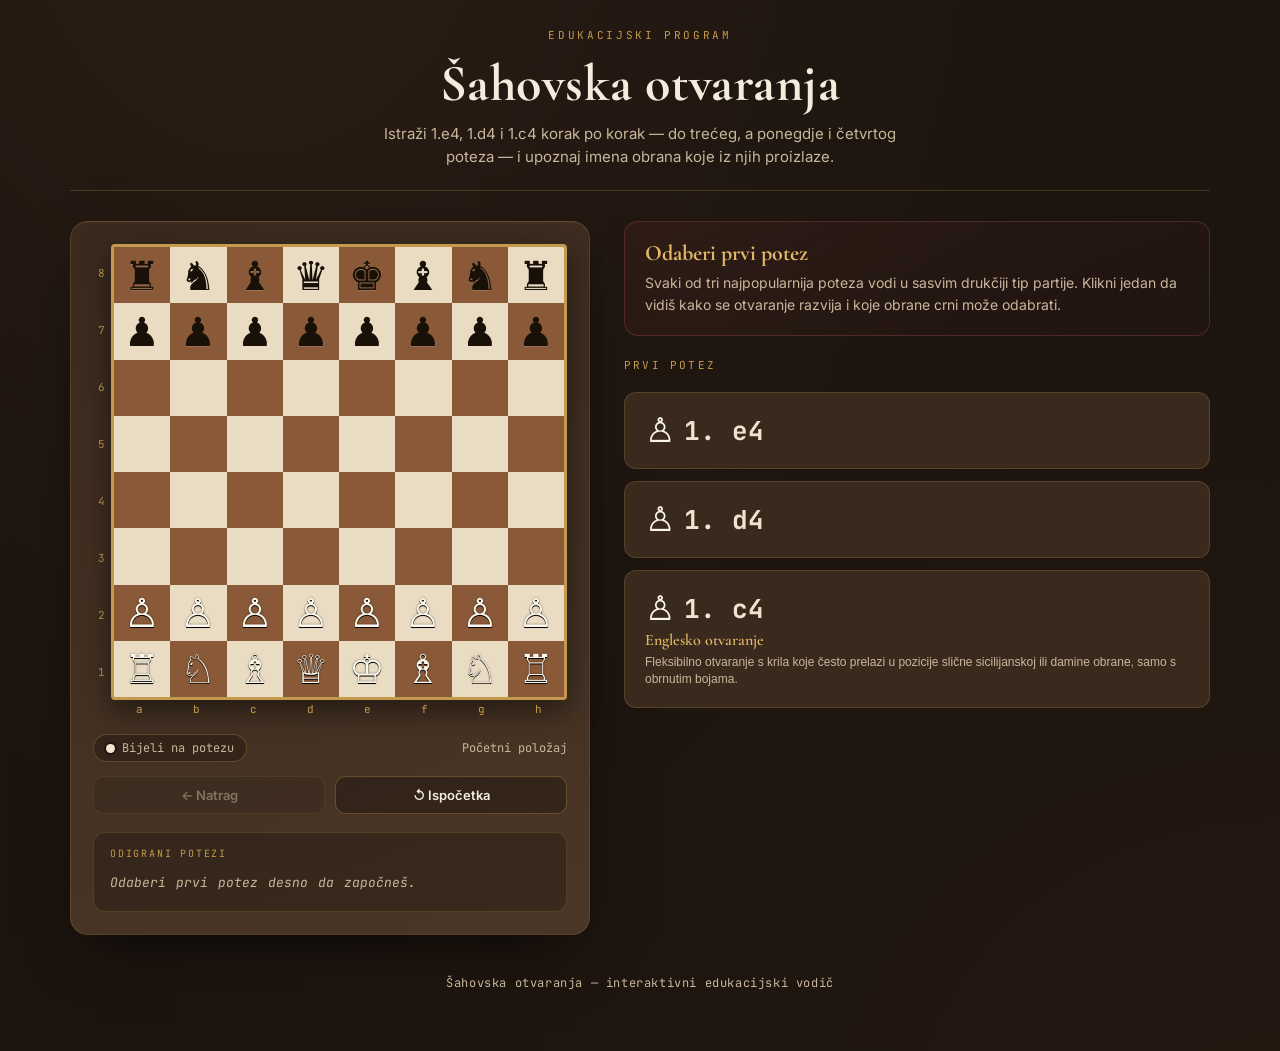
<file: sahovska-otvaranja.html>
<!DOCTYPE html>
<html lang="hr">
<head>
<meta charset="UTF-8">
<meta name="viewport" content="width=device-width, initial-scale=1.0">
<title>Šahovska otvaranja — edukacijski program</title>
<link rel="preconnect" href="https://fonts.googleapis.com">
<link rel="preconnect" href="https://fonts.gstatic.com" crossorigin>
<link rel="shortcut icon" href="rook.png" type="image/png">
<link href="https://fonts.googleapis.com/css2?family=Cormorant+Garamond:ital,wght@0,500;0,600;0,700;1,500&family=Inter:wght@400;500;600;700&family=JetBrains+Mono:wght@400;500;700&display=swap" rel="stylesheet">
<style>
  :root{
    --espresso:#1c140f;
    --walnut:#3a2a1e;
    --walnut-2:#4a3626;
    --ivory:#f2e6d3;
    --ivory-dim:#e4d4ba;
    --parchment:#efe4cf;
    --brass:#c69a4e;
    --brass-bright:#e3b968;
    --burgundy:#8e3a3a;
    --burgundy-bright:#b8524f;
    --ink:#f4ecdd;
    --ink-dim:#c9b79c;
    --square-light:#e9dcc3;
    --square-dark:#8a5a38;
  }
  *{box-sizing:border-box;}
  html,body{margin:0;padding:0;}
  body{
    background:
      radial-gradient(ellipse at 20% -10%, #2a1d14 0%, transparent 55%),
      radial-gradient(ellipse at 100% 110%, #241811 0%, transparent 55%),
      var(--espresso);
    color:var(--ink);
    font-family:'Inter',sans-serif;
    min-height:100vh;
    -webkit-font-smoothing:antialiased;
  }
  .wrap{
    max-width:1180px;
    margin:0 auto;
    padding:28px 20px 60px;
  }
  header{
    text-align:center;
    margin-bottom:30px;
    padding-bottom:22px;
    border-bottom:1px solid rgba(198,154,78,0.25);
  }
  .eyebrow{
    font-family:'JetBrains Mono',monospace;
    letter-spacing:.24em;
    text-transform:uppercase;
    font-size:11px;
    color:var(--brass);
    margin-bottom:10px;
  }
  h1{
    font-family:'Cormorant Garamond',serif;
    font-weight:700;
    font-size:clamp(32px,5vw,52px);
    margin:0 0 8px;
    color:var(--ink);
    letter-spacing:.01em;
  }
  .subtitle{
    color:var(--ink-dim);
    font-size:15px;
    max-width:560px;
    margin:0 auto;
    line-height:1.5;
  }

  .layout{
    display:grid;
    grid-template-columns:minmax(300px,520px) 1fr;
    gap:34px;
    align-items:start;
  }
  @media (max-width:880px){
    .layout{grid-template-columns:1fr;}
  }

  /* ---- BOARD ---- */
  .board-panel{
    background:linear-gradient(160deg,var(--walnut) 0%,var(--walnut-2) 100%);
    border-radius:18px;
    padding:22px;
    box-shadow:0 24px 60px -20px rgba(0,0,0,0.65), inset 0 1px 0 rgba(255,255,255,0.04);
    border:1px solid rgba(198,154,78,0.18);
  }
  .board-grid-wrap{
    display:grid;
    grid-template-columns:18px 1fr;
    grid-template-rows:1fr 18px;
  }
  .board{
    aspect-ratio:1/1;
    display:grid;
    grid-template-columns:repeat(8,1fr);
    grid-template-rows:repeat(8,1fr);
    border:3px solid var(--brass);
    border-radius:4px;
    overflow:hidden;
    box-shadow:0 10px 30px rgba(0,0,0,0.5);
  }
  .sq{
    display:flex;align-items:center;justify-content:center;
    font-size:clamp(20px,4.6vmin,40px);
    position:relative;
    user-select:none;
    transition:background .2s ease;
  }
  .sq.light{background:var(--square-light);}
  .sq.dark{background:var(--square-dark);}
  .piece-w{color:#fbf6ea;text-shadow:0 1px 0 #000, 0 0 2px rgba(0,0,0,.5);}
  .piece-b{color:#191008;text-shadow:0 1px 0 rgba(255,255,255,0.15);}
  .sq.moved-from{box-shadow:inset 0 0 0 3px rgba(198,154,78,0.55);}
  .sq.moved-to{box-shadow:inset 0 0 0 3px var(--brass-bright); background-image:radial-gradient(circle, rgba(227,185,104,0.35) 0%, transparent 70%);}
  .files, .ranks{
    display:flex;
    color:var(--brass);
    font-family:'JetBrains Mono',monospace;
    font-size:11px;
    letter-spacing:.05em;
  }
  .files{grid-column:2/3; grid-row:2/3; justify-content:space-around; align-items:center;}
  .ranks{grid-column:1/2; grid-row:1/2; flex-direction:column; justify-content:space-around; align-items:center;}

  .turn-indicator{
    margin-top:16px;
    display:flex;align-items:center;justify-content:space-between;
    font-family:'JetBrains Mono',monospace;
    font-size:12px;
    color:var(--ink-dim);
  }
  .turn-pill{
    display:inline-flex;align-items:center;gap:7px;
    background:rgba(0,0,0,0.25);
    border:1px solid rgba(198,154,78,0.3);
    padding:5px 12px;border-radius:100px;
  }
  .turn-dot{width:9px;height:9px;border-radius:50%;background:var(--ivory);box-shadow:0 0 0 2px rgba(0,0,0,0.4);}
  .turn-dot.black{background:#191008;}

  .controls-row{display:flex;gap:10px;margin-top:14px;}
  .ctrl-btn{
    flex:1;
    background:rgba(0,0,0,0.28);
    border:1px solid rgba(198,154,78,0.35);
    color:var(--ink);
    font-family:'Inter',sans-serif;
    font-size:13px;font-weight:600;
    padding:10px 14px;border-radius:10px;
    cursor:pointer;
    display:flex;align-items:center;justify-content:center;gap:7px;
    transition:background .15s ease, transform .1s ease, border-color .15s ease;
  }
  .ctrl-btn:hover:not(:disabled){background:rgba(198,154,78,0.16); border-color:var(--brass);}
  .ctrl-btn:active:not(:disabled){transform:scale(0.97);}
  .ctrl-btn:disabled{opacity:.35;cursor:not-allowed;}
  .ctrl-btn:focus-visible{outline:2px solid var(--brass-bright); outline-offset:2px;}

  /* ---- LEDGER (move history) ---- */
  .ledger{
    margin-top:18px;
    background:rgba(0,0,0,0.22);
    border:1px solid rgba(198,154,78,0.2);
    border-radius:12px;
    padding:14px 16px;
    min-height:40px;
  }
  .ledger-label{
    font-family:'JetBrains Mono',monospace;
    font-size:10px;letter-spacing:.18em;text-transform:uppercase;
    color:var(--brass);margin-bottom:8px;
  }
  .ledger-moves{
    font-family:'JetBrains Mono',monospace;
    font-size:15px;
    color:var(--parchment);
    line-height:1.9;
    word-spacing:2px;
  }
  .ledger-moves .movenum{color:var(--ink-dim); margin-right:2px;}
  .ledger-empty{color:var(--ink-dim); font-size:13px; font-style:italic;}

  /* ---- RIGHT PANEL ---- */
  .side{
    display:flex;flex-direction:column;gap:18px;
  }
  .intro-card{
    background:linear-gradient(160deg, rgba(142,58,58,0.12), rgba(142,58,58,0.03));
    border:1px solid rgba(184,82,79,0.3);
    border-radius:14px;
    padding:18px 20px;
  }
  .intro-card h2{
    font-family:'Cormorant Garamond',serif;
    font-size:22px;margin:0 0 6px;color:var(--brass-bright);font-weight:700;
  }
  .intro-card p{margin:0;color:var(--ink-dim);font-size:14px;line-height:1.6;}

  .name-trail{
    display:flex;flex-wrap:wrap;gap:6px;
    margin-bottom:2px;
  }
  .name-chip{
    font-family:'JetBrains Mono',monospace;
    font-size:11px;
    color:var(--ink-dim);
    background:rgba(255,255,255,0.04);
    border:1px solid rgba(198,154,78,0.2);
    padding:3px 9px;border-radius:100px;
  }
  .name-chip.current{color:var(--espresso); background:var(--brass-bright); border-color:var(--brass-bright); font-weight:700;}

  .section-label{
    font-family:'JetBrains Mono',monospace;
    font-size:11px;letter-spacing:.2em;text-transform:uppercase;
    color:var(--brass);
  }

  .choices{
    display:grid;
    grid-template-columns:1fr 1fr;
    gap:12px;
  }
  @media (max-width:520px){ .choices{grid-template-columns:1fr;} }

  .choice-btn{
    text-align:left;
    background:var(--walnut);
    border:1px solid rgba(198,154,78,0.22);
    border-radius:12px;
    padding:14px 16px;
    cursor:pointer;
    color:var(--ink);
    transition:border-color .15s ease, background .15s ease, transform .1s ease;
    display:flex;flex-direction:column;gap:4px;
  }
  .choice-btn:hover{border-color:var(--brass-bright); background:var(--walnut-2);}
  .choice-btn:active{transform:scale(0.98);}
  .choice-btn:focus-visible{outline:2px solid var(--brass-bright); outline-offset:2px;}
  .choice-top{display:flex;align-items:center;gap:9px;}
  .choice-icon{font-size:24px;line-height:1;}
  .choice-icon.pw{color:#fbf6ea;}
  .choice-icon.pb{color:#e7d9bf;}
  .choice-san{
    font-family:'JetBrains Mono',monospace;
    font-size:16px;font-weight:700;color:var(--parchment);
  }
  .choice-name{
    font-family:'Cormorant Garamond',serif;
    font-size:16px;font-weight:600;color:var(--brass-bright);
  }
  .choice-desc{font-size:12px;color:var(--ink-dim);line-height:1.4;}

  .root-choice{
    grid-template-columns:1fr;
  }
  .root-choice .choice-btn{padding:20px 20px;}
  .root-choice .choice-san{font-size:26px;}
  .root-choice .choice-icon{font-size:34px;}

  .named-card{
    background:linear-gradient(160deg, rgba(198,154,78,0.14), rgba(198,154,78,0.02));
    border:1px solid rgba(198,154,78,0.35);
    border-radius:14px;
    padding:18px 20px;
  }
  .named-card .kicker{
    font-family:'JetBrains Mono',monospace;
    font-size:10px;letter-spacing:.2em;text-transform:uppercase;
    color:var(--brass); margin-bottom:6px;
  }
  .named-card h3{
    font-family:'Cormorant Garamond',serif;
    font-size:26px;margin:0 0 8px;color:var(--ink);font-weight:700;
  }
  .named-card p{margin:0;color:var(--ink-dim);font-size:14px;line-height:1.6;}

  .end-note{
    font-size:13px;color:var(--ink-dim);
    background:rgba(0,0,0,0.18);
    border:1px dashed rgba(198,154,78,0.3);
    border-radius:10px;
    padding:12px 14px;
    line-height:1.5;
  }

  .empty-side{
    color:var(--ink-dim);
    font-size:14px;
    padding:20px;
    text-align:center;
  }

  footer{
    text-align:center;
    margin-top:40px;
    color:var(--ink-dim);
    font-size:12px;
    font-family:'JetBrains Mono',monospace;
    letter-spacing:.05em;
  }
</style>
</head>
<body>
<div class="wrap">
  <header>
    <div class="eyebrow">Edukacijski program</div>
    <h1>Šahovska otvaranja</h1>
    <p class="subtitle">Istraži 1.e4, 1.d4 i 1.c4 korak po korak — do trećeg, a ponegdje i četvrtog poteza — i upoznaj imena obrana koje iz njih proizlaze.</p>
  </header>

  <div class="layout">
    <div class="board-panel">
      <div class="board-grid-wrap">
        <div class="ranks" id="ranks"></div>
        <div class="board" id="board"></div>
        <div class="files" id="files"></div>
      </div>
      <div class="turn-indicator">
        <span class="turn-pill" id="turnPill"><span class="turn-dot" id="turnDot"></span><span id="turnText">Bijeli na potezu</span></span>
        <span id="plyText">Početni položaj</span>
      </div>
      <div class="controls-row">
        <button class="ctrl-btn" id="backBtn">← Natrag</button>
        <button class="ctrl-btn" id="resetBtn">↺ Ispočetka</button>
      </div>
      <div class="ledger">
        <div class="ledger-label">Odigrani potezi</div>
        <div class="ledger-moves" id="ledgerMoves"><span class="ledger-empty">Odaberi prvi potez desno da započneš.</span></div>
      </div>
    </div>

    <div class="side" id="side"></div>
  </div>

  <footer>Šahovska otvaranja — interaktivni edukacijski vodič</footer>
</div>

<script>
/* ============ PODACI: STABLO OTVARANJA ============ */
// move: SAN (S=skakač, L=lovac, T=top, D=dama, K=kralj; bez slova = pijun)
// name: ime otvaranja/varijante (opcionalno)
// desc: kratak edukacijski opis (opcionalno)
// children: daljnji potezi

const TREE = {
  move:null, name:null, desc:null, children:[
    { move:'e4', name:null, desc:null, children:[
      { move:'e5', name:'Otvorena igra', desc:'Klasičan simetričan odgovor: obje strane odmah bore se za centar i otvaraju linije za brz razvoj figura.', children:[
        { move:'f4', name:'Kraljev gambit', desc:'Bijeli žrtvuje pijuna f4 kako bi ubrzao razvoj i otvorio liniju f za napad na kraljevo krilo.', children:[
          { move:'exf4', name:'Kraljev gambit prihvaćen', desc:'Crni prihvaća žrtvu; bijeli dobiva prostor u centru i tempo za brz razvoj figura.', children:[
            { move:'Sf3', name:null, desc:null, children:[
              { move:'g5', name:'Klasični kraljev gambit', desc:'Crni brani osvojenog pijuna potezom g5, no time trajno slabi kraljevo krilo.', children:[] },
              { move:'d6', name:'Fischerova obrana', desc:'Crni miran, siguran razvoj — priprema g5 tek kasnije, uz bolju zaštitu kralja.', children:[] }
            ]},
            { move:'Lc4', name:'Lovčev gambit', desc:'Bijeli odmah razvija lovca prema f7, odgađajući povrat pijuna radi bržeg napada.', children:[
              { move:'Sf6', name:null, desc:'Crni napada e4 i ubrzava vlastiti razvoj protunapadom u centru.', children:[] }
            ]}
          ]},
          { move:'Lc5', name:'Kraljev gambit odbijen', desc:'Crni odbija pijuna i razvija se klasično, čuvajući materijalnu ravnotežu i sigurnost kralja.', children:[] },
          { move:'d5', name:'Falkbeerov protugambit', desc:'Crni uzvraća vlastitom žrtvom pijuna, odmah otvarajući centar u svoju korist.', children:[
            { move:'exd5', name:null, desc:null, children:[
              { move:'e4', name:'Falkbeerov protugambit', desc:'Crni napreduje pijunom u centru, dobivajući prostor i brz razvoj u zamjenu za žrtvovani materijal.', children:[] }
            ]}
          ]}
        ]},
        { move:'Sf3', name:null, desc:null, children:[
          { move:'Sc6', name:null, desc:null, children:[
            { move:'Lb5', name:null, desc:null, children:[
              { move:'a6', name:'Ruy Lopez (Španjolska igra)', desc:'Jedno od najstarijih i najviše proučavanih otvaranja — bijeli vrši dugoročan pritisak preko lovca na skakača c6.', children:[
                { move:'La4', name:null, desc:null, children:[
                  { move:'Sf6', name:'Zatvorena španjolska', desc:'Glavna linija Ruy Lopeza — obje strane nastavljaju razvoj uz dugu stratešku borbu koja slijedi.', children:[] }
                ]}
              ]}
            ]},
            { move:'Lc4', name:null, desc:null, children:[
              { move:'Lc5', name:'Talijanska igra', desc:'Oba igrača brzo razvijaju lovce prema centru, ciljajući slabu točku f7 / f2.', children:[
                { move:'c3', name:null, desc:null, children:[
                  { move:'Sf6', name:'Talijanska igra — glavna linija', desc:'Bijeli priprema d4 kako bi zauzeo puni centar uz podršku pijuna c3.', children:[] }
                ]}
              ]}
            ]},
            { move:'d4', name:null, desc:null, children:[
              { move:'exd4', name:'Škotsko otvaranje', desc:'Bijeli odmah otvara centar radi brže i dinamičnije igre figurama nego u sporijim linijama.', children:[] }
            ]},
            { move:'Sc3', name:null, desc:null, children:[
              { move:'Sf6', name:'Igra tri skakača', desc:'Mirna, klasična razvojna linija bez ranog određivanja pijunske strukture.', children:[] }
            ]}
          ]},
          { move:'Sf6', name:'Petrovljeva obrana (Ruska obrana)', desc:'Crni uzvraća simetrično u centru, izravno tražeći izjednačenje umjesto oštre borbe.', children:[
            { move:'Sxe5', name:null, desc:null, children:[
              { move:'d6', name:'Petrovljeva obrana', desc:'Crni vraća napadnutog skakača natrag prema centru prije nego što nastavi razvoj.', children:[] }
            ]}
          ]}
        ]}
      ]},
      { move:'c5', name:'Sicilijanska obrana', desc:'Najpopularnija obrana na 1.e4 — crni se bori za d4 asimetrično, s krila, umjesto simetričnog e5.', children:[
        { move:'Sf3', name:null, desc:null, children:[
          { move:'d6', name:null, desc:null, children:[
            { move:'d4', name:null, desc:null, children:[
              { move:'cxd4', name:null, desc:null, children:[
                { move:'Sxd4', name:null, desc:null, children:[
                  { move:'Sf6', name:'Otvorena sicilijanka', desc:'Temeljna pozicija iz koje se granaju poznate varijante poput Najdorf, Dragon i Scheveningen.', children:[] }
                ]}
              ]}
            ]}
          ]},
          { move:'Sc6', name:null, desc:null, children:[
            { move:'d4', name:null, desc:null, children:[
              { move:'cxd4', name:null, desc:null, children:[
                { move:'Sxd4', name:'Otvorena sicilijanka', desc:'Bijeli osvaja centar razmjenom u d4; crni zadržava fleksibilan raspored figura za protuigru.', children:[] }
              ]}
            ]},
            { move:'Lb5', name:'Rossolimo varijanta', desc:'Bijeli izbjegava glavne linije ranim pritiskom na skakača c6 umjesto igranja d4.', children:[] }
          ]},
          { move:'e6', name:null, desc:null, children:[
            { move:'d4', name:null, desc:null, children:[
              { move:'cxd4', name:null, desc:null, children:[
                { move:'Sxd4', name:null, desc:null, children:[
                  { move:'Sf6', name:'Sicilijanka s ...e6', desc:'Fleksibilna pijunska struktura; nakon ...d6 prelazi u Ševeningensku varijantu, a uz ...Sc6 ili ...a6 u Taimanovljevu odnosno Kan varijantu.', children:[] }
                ]}
              ]}
            ]}
          ]}
        ]},
        { move:'Sc3', name:'Zatvorena sicilijanka', desc:'Bijeli odgađa d4 i gradi sporiji napad na kraljevom krilu umjesto ranog otvaranja centra.', children:[] }
      ]},
      { move:'e6', name:'Francuska obrana', desc:'Crni gradi čvrstu pijunsku strukturu d5/e6, spreman za dugu borbu protiv bijelog centra.', children:[
        { move:'d4', name:null, desc:null, children:[
          { move:'d5', name:null, desc:null, children:[
            { move:'Sc3', name:null, desc:null, children:[
              { move:'Lb4', name:'Winawerova varijanta', desc:'Crni odmah vezuje skakača c3, tražeći oštru, neravnotežnu borbu s obostranim rizicima.', children:[] },
              { move:'Sf6', name:'Klasična varijanta', desc:'Prirodan razvoj obiju strana bez ranih obveza u pijunskoj strukturi centra.', children:[] }
            ]},
            { move:'Sd2', name:'Tarrascheva varijanta', desc:'Bijeli izbjegava vezanje skakača i gradi fleksibilniju strukturu za srednju igru.', children:[
              { move:'Sf6', name:null, desc:'Crni razvija skakača i napada e4, bez ranog vezanja bijelog skakača.', children:[] },
              { move:'c5', name:null, desc:'Crni odmah napada bijeli centar pijunom c5, kao u većini francuskih struktura.', children:[] }
            ]},
            { move:'e5', name:'Napredna varijanta', desc:'Bijeli zauzima prostor u centru zatvaranjem lanca pijuna; crni odmah napada njegovu bazu.', children:[
              { move:'c5', name:null, desc:'Standardan udar protiv baze pijunskog lanca (d4) kojim crni traži protuigru.', children:[] }
            ]},
            { move:'exd5', name:null, desc:null, children:[
              { move:'exd5', name:'Izmijenjena varijanta', desc:'Simetrična, mirnija struktura s otvorenim linijama za razvoj oba lovca.', children:[] }
            ]}
          ]}
        ]}
      ]},
      { move:'c6', name:'Caro-Kann obrana', desc:'Slično Francuskoj obrani, ali crni čuva mogućnost da razvije lovca c8 prije nego odigra e6.', children:[
        { move:'d4', name:null, desc:null, children:[
          { move:'d5', name:null, desc:null, children:[
            { move:'e5', name:'Napredna varijanta', desc:'Bijeli dobiva prostor u centru; crni odmah razvija lovca c8 izvan pijunskog lanca potezom Lf5.', children:[
              { move:'Lf5', name:null, desc:'Lovac izlazi izvan pijunskog lanca prije nego crni odigra e6.', children:[] }
            ]},
            { move:'exd5', name:null, desc:null, children:[
              { move:'cxd5', name:'Izmijenjena varijanta', desc:'Simetrična struktura koja obično vodi u miran, strateški razvoj obiju strana.', children:[] }
            ]},
            { move:'Sc3', name:null, desc:null, children:[
              { move:'dxe4', name:'Klasična varijanta', desc:'Crni preuzima pijuna e4; bijeli materijal vraća sljedećim potezom uz dobar razvoj.', children:[
                { move:'Sxe4', name:null, desc:null, children:[
                  { move:'Lf5', name:'Klasična varijanta', desc:'Crni odmah razvija lovca izvan pijunskog lanca — ključna ideja cijele Caro-Kann obrane.', children:[] }
                ]}
              ]}
            ]},
            { move:'Sd2', name:'Moderna (napredna) varijanta', desc:'Fleksibilniji raspored figura za bijelog uz vrlo sličnu pijunsku strukturu.', children:[
              { move:'dxe4', name:null, desc:'Crni otvara centar zamjenom na e4 i smanjuje bijeli pritisak.', children:[] }
            ]}
          ]}
        ]}
      ]}
    ]},
    { move:'d4', name:null, desc:null, children:[
      { move:'d5', name:'Zatvorena igra', desc:'Simetrična borba za centar koja obično vodi u strateške, pozicijske partije s dugim planovima.', children:[
        { move:'c4', name:'Damin gambit', desc:'Bijeli nudi pijuna c4 kako bi odvukao crnog pijuna s d5 i preuzeo puni centar.', children:[
          { move:'e6', name:'Damin gambit odbijen', desc:'Crni čuva pijuna d5 mirnim razvojem — najklasičniji odgovor na damin gambit.', children:[
            { move:'Sc3', name:null, desc:null, children:[
              { move:'Sf6', name:null, desc:null, children:[
                { move:'Sf3', name:null, desc:null, children:[
                  { move:'Lb4', name:'Ragozinova varijanta', desc:'Crni unosi elemente Nimzo-indijske obrane unutar strukture damina gambita.', children:[] }
                ]}
              ]},
              { move:'c5', name:'Tarraschova obrana', desc:'Crni prihvaća izoliranog pijuna d5 u zamjenu za vrlo aktivnu figurnu igru.', children:[] }
            ]}
          ]},
          { move:'dxc4', name:'Damin gambit prihvaćen', desc:'Crni privremeno uzima pijuna c4; bijeli ga obično vraća uz brži razvoj i bolji centar.', children:[
            { move:'Sf3', name:null, desc:null, children:[
              { move:'Sf6', name:null, desc:'Crni razvija skakača i napada centar, a pijuna c4 zasad zadržava.', children:[] }
            ]}
          ]},
          { move:'c6', name:'Slavenska obrana', desc:'Crni brani pijuna d5 potezom c6, čuvajući put za razvoj lovca c8 izvan pijunskog lanca.', children:[
            { move:'Sf3', name:null, desc:null, children:[
              { move:'Sf6', name:'Glavna linija slavenske obrane', desc:'Najsolidnija postavka slavenske obrane — obje strane brzo dovršavaju razvoj figura.', children:[] },
              { move:'dxc4', name:'Prava slavenska obrana', desc:'Crni uzima pijuna c4 i brani ga potezom b5, tražeći trajnu materijalnu prednost.', children:[] },
              { move:'a6', name:'Čebanenkova slavenska obrana', desc:'Moderan, fleksibilan pristup koji priprema b5 bez ranih obveza u centru.', children:[] }
            ]},
            { move:'Sc3', name:null, desc:null, children:[
              { move:'e6', name:'Polu-slavenska obrana', desc:'Crni kombinira c6 i e6 gradeći vrlo čvrstu, no prostorno stiješnjenu strukturu.', children:[] }
            ]}
          ]}
        ]}
      ]},
      { move:'Sf6', name:'Indijska obrana', desc:'Crni odgađa ...d5 i umjesto toga pritišće centar razvojem figura i fijanketiranim lovcem.', children:[
        { move:'c4', name:null, desc:null, children:[
          { move:'e6', name:null, desc:null, children:[
            { move:'Sc3', name:null, desc:null, children:[
              { move:'Lb4', name:'Nimzo-indijska obrana', desc:'Crni odmah vezuje skakača c3, boreći se za centar figurama umjesto pijunom d5.', children:[] }
            ]},
            { move:'Sf3', name:null, desc:null, children:[
              { move:'b6', name:'Damina indijska obrana', desc:'Crni fijanketira lovca c8 na b7 kako bi izdaleka kontrolirao polje e4.', children:[] }
            ]}
          ]},
          { move:'g6', name:null, desc:null, children:[
            { move:'Sc3', name:null, desc:null, children:[
              { move:'Lg7', name:'Kraljeva indijska obrana', desc:'Crni prepušta bijelome centar, planirajući kasniji udar potezima e5 ili c5.', children:[
                { move:'e4', name:null, desc:null, children:[
                  { move:'d6', name:'Kraljeva indijska obrana — klasična', desc:'Crni dovršava fijanketo postavu i priprema udar e5 protiv velikog bijelog centra.', children:[] }
                ]}
              ]},
              { move:'d5', name:'Grünfeldova obrana', desc:'Crni odmah napada centar, nudeći dinamičnu figurnu igru za pijunsku prednost bijelog.', children:[] }
            ]}
          ]},
          { move:'c5', name:'Benonijeva obrana', desc:'Crni odmah traži neravnotežu u pijunskoj strukturi umjesto mirne simetrije.', children:[
            { move:'d5', name:'Moderna Benoni', desc:'Bijeli zauzima prostor u centru; crni gradi igru na dugoj dijagonali a8–h1.', children:[
              { move:'e6', name:null, desc:'Crni otvara liniju d i priprema pritisak na pijuna d5.', children:[] }
            ]}
          ]}
        ]}
      ]}
    ]},
    { move:'c4', name:'Englesko otvaranje', desc:'Fleksibilno otvaranje s krila koje često prelazi u pozicije slične sicilijanskoj ili damine obrane, samo s obrnutim bojama.', children:[
      { move:'e5', name:'Obrnuta sicilijanka', desc:'Pozicija sicilijanske obrane s obrnutim bojama — bijeli ima tempo viška naspram uobičajene sicilijanke.', children:[
        { move:'Sc3', name:null, desc:null, children:[
          { move:'Sf6', name:null, desc:'Crni razvija skakača i drži kontrolu nad poljima e4 i d5.', children:[] }
        ]}
      ]},
      { move:'Sf6', name:null, desc:null, children:[
        { move:'Sc3', name:null, desc:'Bijeli sprječava skok crnog skakača na e4 i zadržava fleksibilan raspored figura.', children:[
          { move:'e5', name:'Englesko s obrnutim bojama', desc:'Crni preuzima centar, no tempo je iza standardne sicilijanske strukture.', children:[] },
          { move:'c5', name:'Simetrična varijanta', desc:'Obje strane grade identičnu pijunsku strukturu, tražeći sitne pozicijske prednosti.', children:[] }
        ]}
      ]},
      { move:'c5', name:'Simetrična engleska', desc:'Obje strane igraju istu pijunsku strukturu, boreći se za male, dugoročne prednosti.', children:[
        { move:'Sf3', name:null, desc:null, children:[
          { move:'Sf6', name:null, desc:'Crni razvija skakača i pritišće centar, zadržavajući simetričnu strukturu.', children:[] }
        ]}
      ]},
      { move:'c6', name:'Prelazak u slavensku obranu', desc:'Ova postavka često izravno prelazi u slavensku obranu nakon što bijeli odigra d4.', children:[
        { move:'d4', name:null, desc:null, children:[
          { move:'d5', name:'Slavenska struktura (transpozicija)', desc:'Partija se transponirala u poznatu strukturu slavenske obrane, samo drugim redoslijedom poteza.', children:[] }
        ]}
      ]}
    ]}
  ]
};

/* ============ ŠAHOVSKI POKRETAČ (za primjenu SAN poteza) ============ */
const START_BOARD = {
  a8:'bT',b8:'bS',c8:'bL',d8:'bD',e8:'bK',f8:'bL',g8:'bS',h8:'bT',
  a7:'bP',b7:'bP',c7:'bP',d7:'bP',e7:'bP',f7:'bP',g7:'bP',h7:'bP',
  a2:'wP',b2:'wP',c2:'wP',d2:'wP',e2:'wP',f2:'wP',g2:'wP',h2:'wP',
  a1:'wT',b1:'wS',c1:'wL',d1:'wD',e1:'wK',f1:'wL',g1:'wS',h1:'wT'
};
function fileIdx(c){ return c.charCodeAt(0)-97; }
function rankIdx(c){ return parseInt(c,10)-1; }
function sqCoord(sq){ return [fileIdx(sq[0]), rankIdx(sq[1])]; }
function pathClear(board, f1,r1,f2,r2){
  const df = Math.sign(f2-f1), dr = Math.sign(r2-r1);
  let f=f1+df, r=r1+dr;
  while(f!==f2 || r!==r2){
    const sq = String.fromCharCode(97+f)+(r+1);
    if(board[sq]) return false;
    f+=df; r+=dr;
  }
  return true;
}
function canReach(pieceType, from, to, board){
  const [f1,r1] = sqCoord(from), [f2,r2] = sqCoord(to);
  const df = Math.abs(f2-f1), dr = Math.abs(r2-r1);
  switch(pieceType){
    case 'S': return (df===1&&dr===2)||(df===2&&dr===1);
    case 'L': return df===dr && df>0 && pathClear(board,f1,r1,f2,r2);
    case 'T': return (df===0||dr===0) && (df+dr>0) && pathClear(board,f1,r1,f2,r2);
    case 'D': return (df===dr || df===0 || dr===0) && (df+dr>0) && pathClear(board,f1,r1,f2,r2);
    case 'K': return df<=1 && dr<=1 && (df+dr>0);
    default: return false;
  }
}
// Vraća {board, from, to}; from/to služe za isticanje zadnjeg poteza.
// Podržava rokadu, promociju pijuna i en passant.
function applyMoveEx(board, san, color){
  const nb = Object.assign({}, board);
  const clean = san.replace(/[+#!?]/g,'');

  if(clean.startsWith('O-O')){
    const rank = color==='w' ? '1' : '8';
    const long = clean.startsWith('O-O-O');
    const kFrom = 'e'+rank, kTo = (long?'c':'g')+rank;
    const rFrom = (long?'a':'h')+rank, rTo = (long?'d':'f')+rank;
    delete nb[kFrom]; delete nb[rFrom];
    nb[kTo] = color+'K'; nb[rTo] = color+'T';
    return {board:nb, from:kFrom, to:kTo};
  }

  let rest = clean, promo = null;
  const pm = rest.match(/=([SLTD])$/);
  if(pm){ promo = pm[1]; rest = rest.slice(0, pm.index); }
  let pieceType = 'P';
  if('SLTDK'.includes(rest[0])){ pieceType = rest[0]; rest = rest.slice(1); }
  const capture = rest.includes('x');
  const restNoX = rest.replace('x','');
  const dest = restNoX.slice(-2);
  const disambig = restNoX.slice(0, restNoX.length-2);
  const [, dr] = sqCoord(dest);
  let from = null;

  if(pieceType==='P'){
    const stepDir = color==='w' ? 1 : -1;
    if(capture){
      from = disambig + (dr - stepDir + 1);
      // en passant: odredišno polje je prazno, uzeti pijun stoji na polju iza njega
      if(!board[dest]) delete nb[dest[0] + (dr - stepDir + 1)];
    } else {
      const destFile = dest[0];
      for(const sq in board){
        if(board[sq]===color+'P' && sq[0]===destFile){
          const [, sr] = sqCoord(sq);
          const distance = (dr - sr) * stepDir;
          if(distance===1){ from=sq; break; }
          if(distance===2 && ((color==='w'&&sr===1)||(color==='b'&&sr===6))){
            const midSq = destFile + (sr+stepDir+1);
            if(!board[midSq]){ from=sq; break; }
          }
        }
      }
    }
    if(from) delete nb[from];
    nb[dest] = color + (promo || 'P');
    return {board:nb, from, to:dest};
  }

  const candidates = [];
  for(const sq in board){
    if(board[sq]===color+pieceType && canReach(pieceType, sq, dest, board)){
      candidates.push(sq);
    }
  }
  let chosen = candidates[0];
  if(candidates.length>1 && disambig){
    const filtered = candidates.filter(sq => sq.includes(disambig));
    if(filtered.length) chosen = filtered[0];
  }
  if(chosen){ delete nb[chosen]; nb[dest] = color+pieceType; }
  return {board:nb, from:chosen||null, to:dest};
}
function applyMove(board, san, color){ return applyMoveEx(board, san, color).board; }

/* ============ IKONE FIGURA ============ */
const PIECE_ICON = {
  wP:'♙', wS:'♘', wL:'♗', wT:'♖', wD:'♕', wK:'♔',
  bP:'♟', bS:'♞', bL:'♝', bT:'♜', bD:'♛', bK:'♚'
};
function moveIcon(san, color){
  let type='P';
  if(san.startsWith('O-O')) type = 'K';
  else if('SLTDK'.includes(san[0])) type = san[0];
  return PIECE_ICON[color+type];
}
function formatSAN(san){
  // vizualni prikaz: makni slovo figure (ikonica ga zamjenjuje), zadrži x i odredište
  if(san.startsWith('O-O')) return san;
  if('SLTDK'.includes(san[0])) return san.slice(1);
  return san;
}

/* ============ STANJE APLIKACIJE ============ */
let path = []; // niz odabranih čvorova od korijena

function currentNode(){
  return path.length ? path[path.length-1] : TREE;
}
function positionAtPath(){
  let board = Object.assign({}, START_BOARD);
  let color = 'w';
  let from = null, to = null;
  for(const node of path){
    const r = applyMoveEx(board, node.move, color);
    board = r.board; from = r.from; to = r.to;
    color = color==='w' ? 'b' : 'w';
  }
  return {board, from, to};
}
function colorToMoveAtDepth(depth){
  return depth % 2 === 0 ? 'w' : 'b';
}

/* ============ RENDER: PLOČA ============ */
const boardEl = document.getElementById('board');
const filesEl = document.getElementById('files');
const ranksEl = document.getElementById('ranks');
const FILES = ['a','b','c','d','e','f','g','h'];
FILES.forEach(f=>{ const s=document.createElement('span'); s.textContent=f; filesEl.appendChild(s); });
for(let r=8;r>=1;r--){ const s=document.createElement('span'); s.textContent=r; ranksEl.appendChild(s); }

function renderBoard(){
  const {board, from, to} = positionAtPath();
  boardEl.innerHTML='';
  for(let r=8;r>=1;r--){
    for(let f=0;f<8;f++){
      const file = FILES[f];
      const sq = file+r;
      const div = document.createElement('div');
      const isLight = (f+r)%2===1;
      div.className = 'sq ' + (isLight?'light':'dark') + (sq===from?' moved-from':'') + (sq===to?' moved-to':'');
      const piece = board[sq];
      if(piece){
        const span = document.createElement('span');
        span.textContent = PIECE_ICON[piece];
        span.className = piece[0]==='w' ? 'piece-w' : 'piece-b';
        div.appendChild(span);
      }
      boardEl.appendChild(div);
    }
  }
}

/* ============ RENDER: LEDGER (potezi) ============ */
function renderLedger(){
  const el = document.getElementById('ledgerMoves');
  if(path.length===0){
    el.innerHTML = '<span class="ledger-empty">Odaberi prvi potez desno da započneš.</span>';
    return;
  }
  let html='';
  for(let i=0;i<path.length;i++){
    const color = colorToMoveAtDepth(i);
    if(color==='w'){
      const moveNum = Math.floor(i/2)+1;
      html += '<span class="movenum">'+moveNum+'.</span> ';
    }
    html += esc(formatSAN(path[i].move)) + ' ';
  }
  el.innerHTML = html;
}

/* ============ RENDER: TURN INDICATOR ============ */
function renderTurn(){
  const depth = path.length;
  const color = colorToMoveAtDepth(depth);
  document.getElementById('turnText').textContent = color==='w' ? 'Bijeli na potezu' : 'Crni na potezu';
  document.getElementById('turnDot').className = 'turn-dot' + (color==='b' ? ' black' : '');
  const moveNum = Math.floor(depth/2)+1;
  document.getElementById('plyText').textContent = depth===0 ? 'Početni položaj' : ('Potez ' + moveNum);
}

/* ============ RENDER: DESNI PANEL ============ */
function esc(str){
  return String(str).replace(/[&<>"']/g, c => ({'&':'&amp;','<':'&lt;','>':'&gt;','"':'&quot;',"'":'&#39;'}[c]));
}
function collectNamedTrail(){
  // uzastopni isti nazivi (npr. dvije "Klasične varijante") prikazuju se samo jednom
  return path.filter(n=>n.name).map(n=>n.name).filter((n,i,a)=>i===0 || n!==a[i-1]);
}

function renderSide(){
  const side = document.getElementById('side');
  side.innerHTML='';
  const node = currentNode();
  const depth = path.length;
  const colorToMove = colorToMoveAtDepth(depth);

  // Uvodna kartica / trag imena
  const trail = collectNamedTrail();
  if(trail.length){
    const trailWrap = document.createElement('div');
    trailWrap.className='name-trail';
    trail.forEach((n,i)=>{
      const chip=document.createElement('span');
      chip.className='name-chip' + (i===trail.length-1?' current':'');
      chip.textContent = n;
      trailWrap.appendChild(chip);
    });
    side.appendChild(trailWrap);
  }

  if(depth===0){
    const intro=document.createElement('div');
    intro.className='intro-card';
    intro.innerHTML = '<h2>Odaberi prvi potez</h2><p>Svaki od tri najpopularnija poteza vodi u sasvim drukčiji tip partije. Klikni jedan da vidiš kako se otvaranje razvija i koje obrane crni može odabrati.</p>';
    side.appendChild(intro);
  }

  // Kartica trenutnog imenovanog otvaranja
  if(node.name && depth>0){
    const card=document.createElement('div');
    card.className='named-card';
    card.innerHTML = '<div class="kicker">Prepoznato otvaranje</div><h3>'+esc(node.name)+'</h3>' + (node.desc?('<p>'+esc(node.desc)+'</p>'):'');
    side.appendChild(card);
  }

  // Ponuđeni potezi
  const children = node.children || [];
  if(children.length){
    const label=document.createElement('div');
    label.className='section-label';
    label.style.margin = depth===0 ? '4px 0 2px' : '6px 0 2px';
    label.textContent = depth===0 ? 'Prvi potez' : 'Moguć nastavak';
    side.appendChild(label);

    const grid=document.createElement('div');
    grid.className='choices' + (depth===0?' root-choice':'');
    children.forEach(child=>{
      const btn=document.createElement('button');
      btn.className='choice-btn';
      const icon = moveIcon(child.move, colorToMove);
      const moveNum = Math.floor(depth/2)+1;
      const prefix = colorToMove==='w' ? (moveNum+'.') : (moveNum+'...');
      let inner = '<div class="choice-top"><span class="choice-icon '+(colorToMove==='w'?'pw':'pb')+'">'+icon+'</span>' +
                  '<span class="choice-san">'+prefix+' '+esc(formatSAN(child.move))+'</span></div>';
      if(child.name){ inner += '<span class="choice-name">'+esc(child.name)+'</span>'; }
      if(child.desc){ inner += '<span class="choice-desc">'+esc(child.desc)+'</span>'; }
      btn.innerHTML = inner;
      btn.addEventListener('click', ()=>{
        path.push(child);
        renderAll();
      });
      grid.appendChild(btn);
    });
    side.appendChild(grid);
  } else if(depth>0){
    const note=document.createElement('div');
    note.className='end-note';
    note.textContent = 'Došao/la si do kraja ove linije unutar edukacijskog opsega (do 3.–4. poteza). Klikni „Natrag” (ili tipku ←) da isprobaš drugu granu, ili „Ispočetka” (Esc) za novi izbor otvaranja.';
    side.appendChild(note);
  }
}

/* ============ GLAVNI RENDER + KONTROLE ============ */
function renderAll(){
  renderBoard();
  renderLedger();
  renderTurn();
  renderSide();
  document.getElementById('backBtn').disabled = path.length===0;
}
document.getElementById('backBtn').addEventListener('click', ()=>{
  if(path.length){ path.pop(); renderAll(); }
});
document.getElementById('resetBtn').addEventListener('click', ()=>{
  path = []; renderAll();
});

// Tipkovnica: ← ili Backspace = natrag, Esc ili Home = ispočetka
document.addEventListener('keydown', e=>{
  if(e.altKey || e.ctrlKey || e.metaKey) return;
  if(e.key==='ArrowLeft' || e.key==='Backspace'){
    if(path.length){ e.preventDefault(); path.pop(); renderAll(); }
  } else if(e.key==='Escape' || e.key==='Home'){
    if(path.length){ e.preventDefault(); path = []; renderAll(); }
  }
});

renderAll();
</script>
</body>
</html>
</file>
